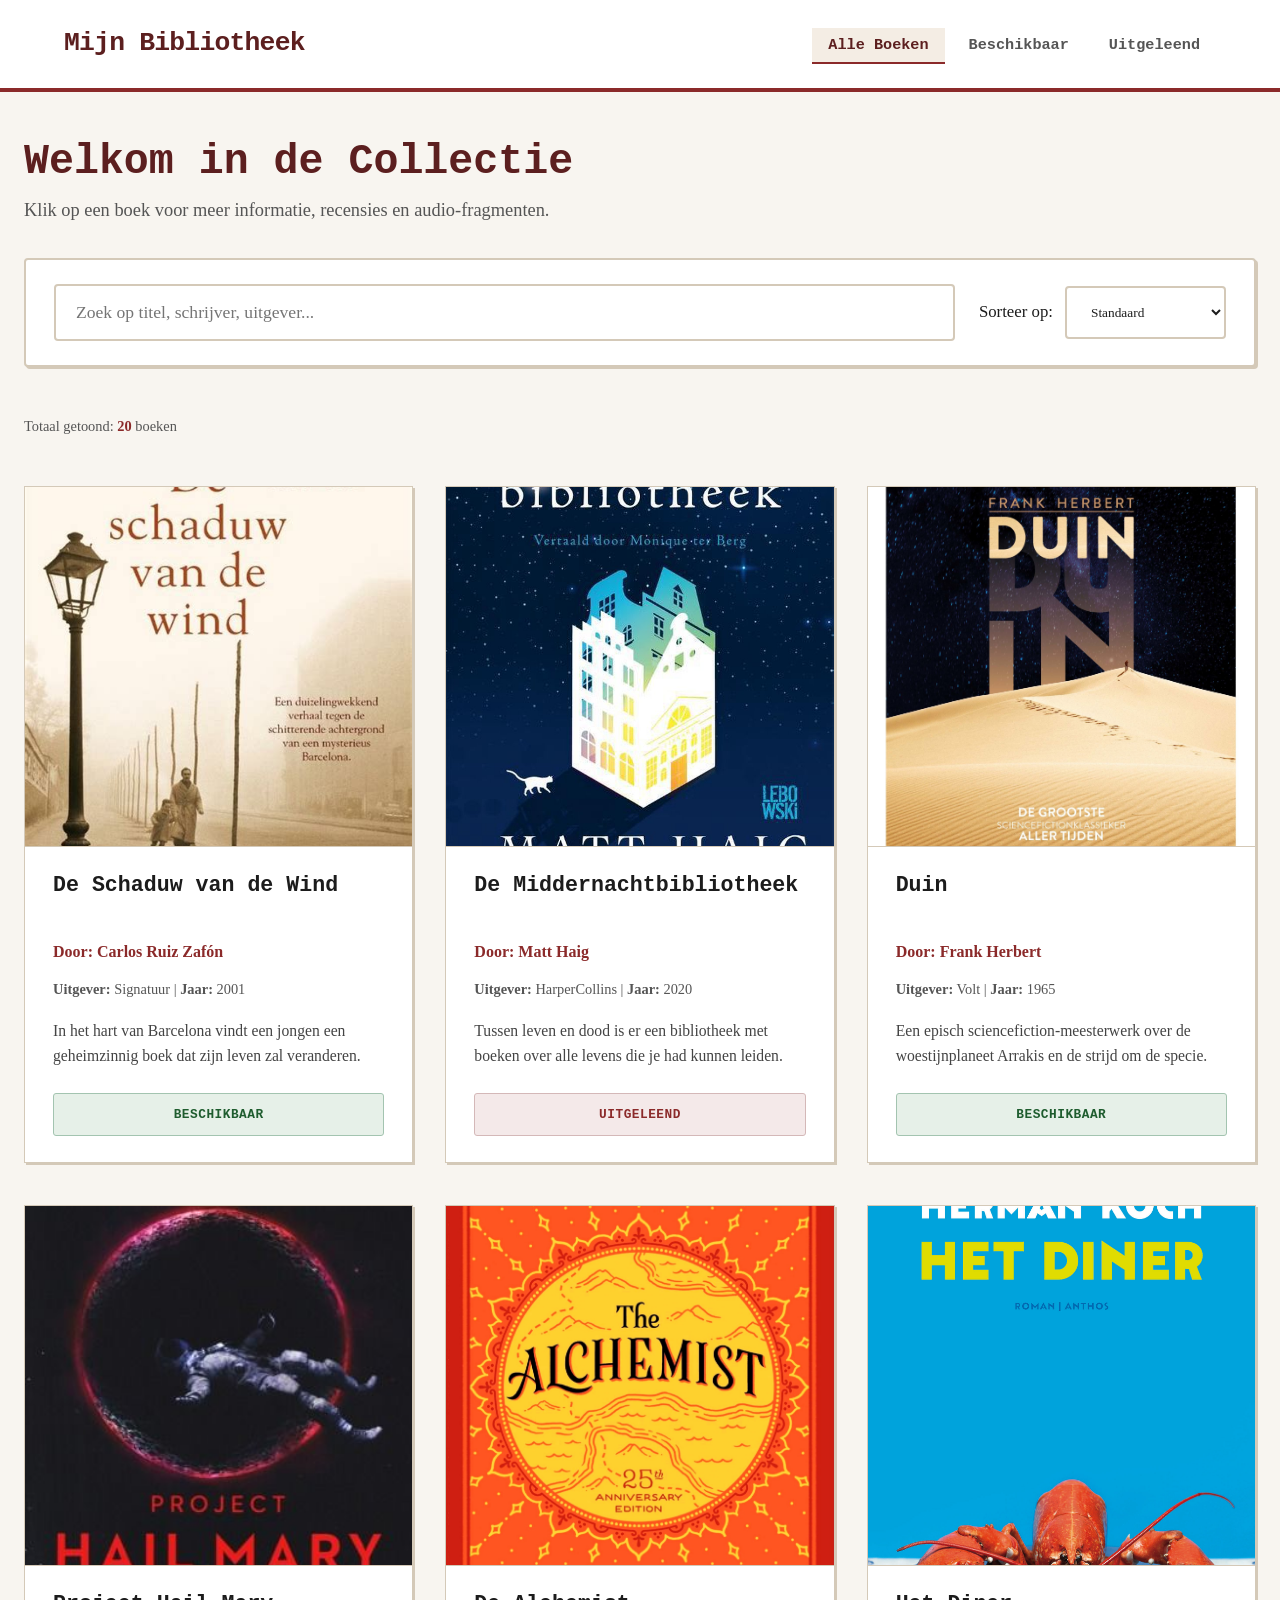
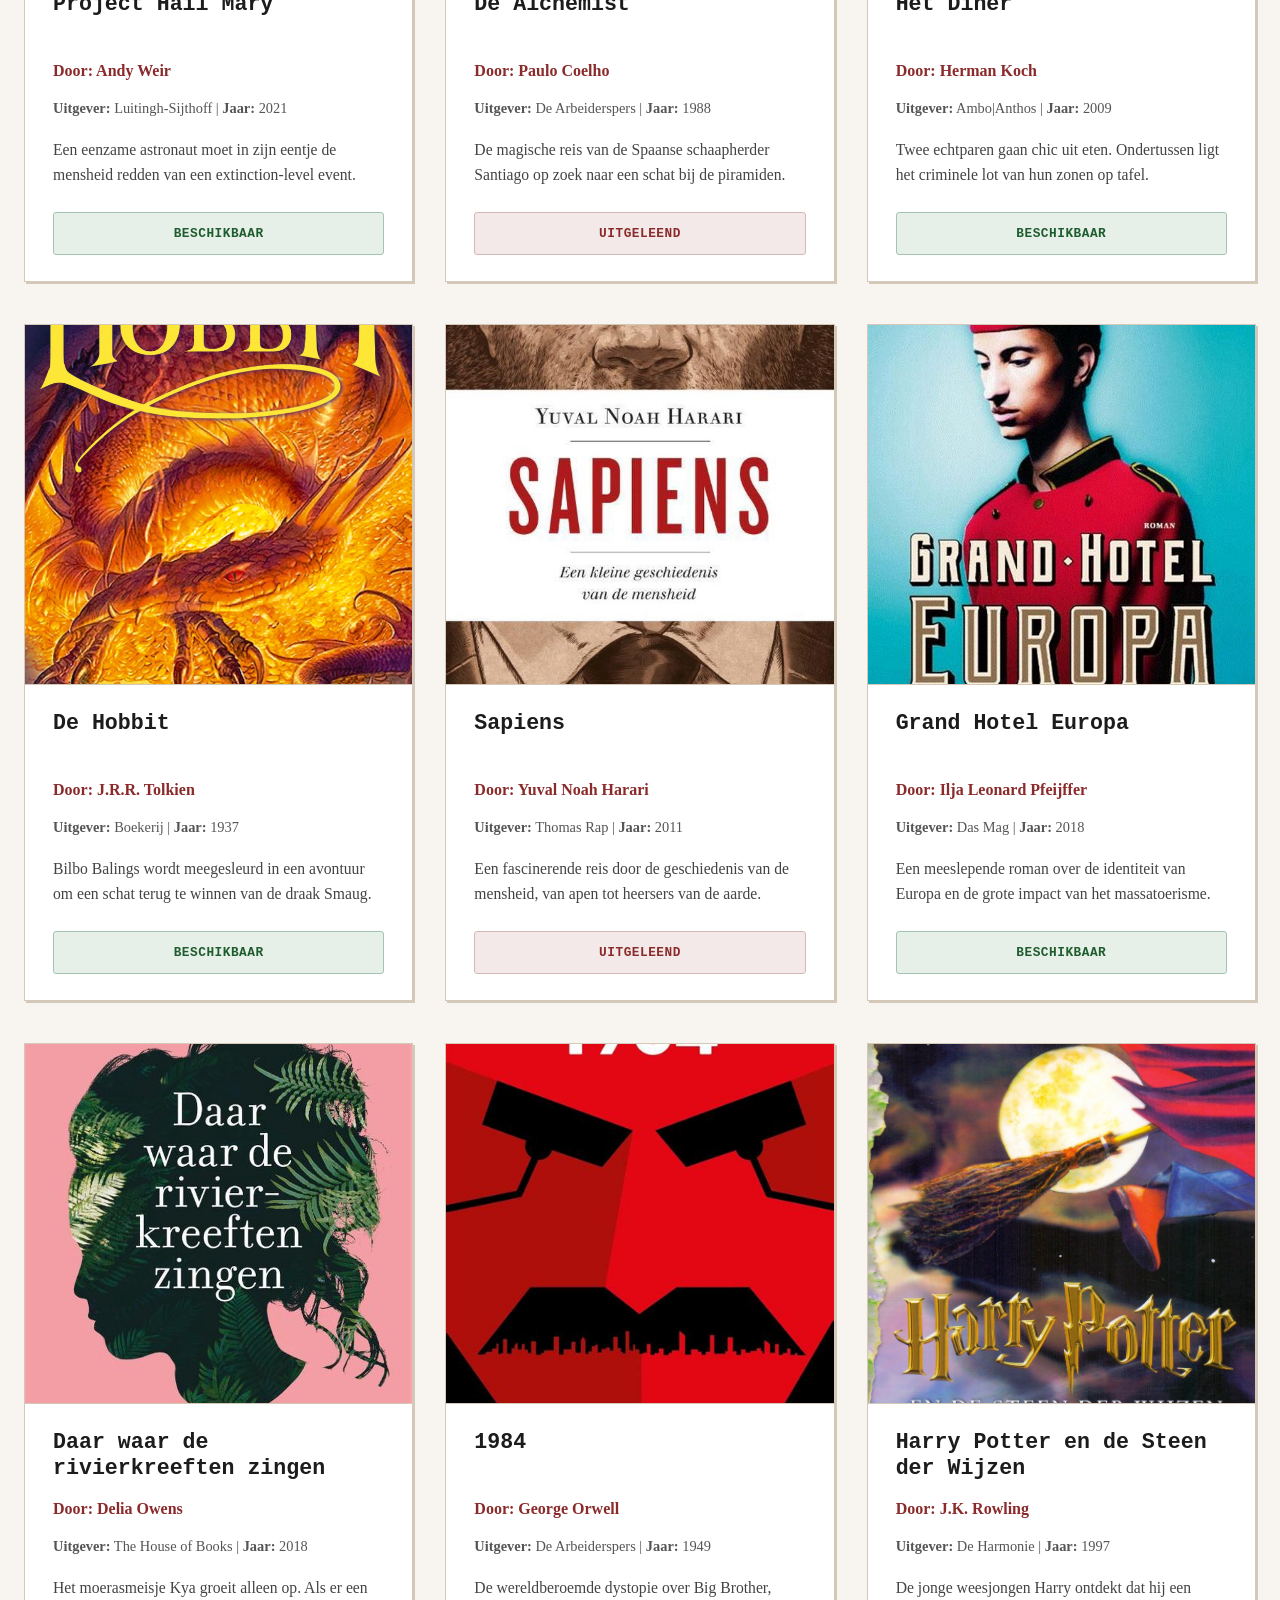
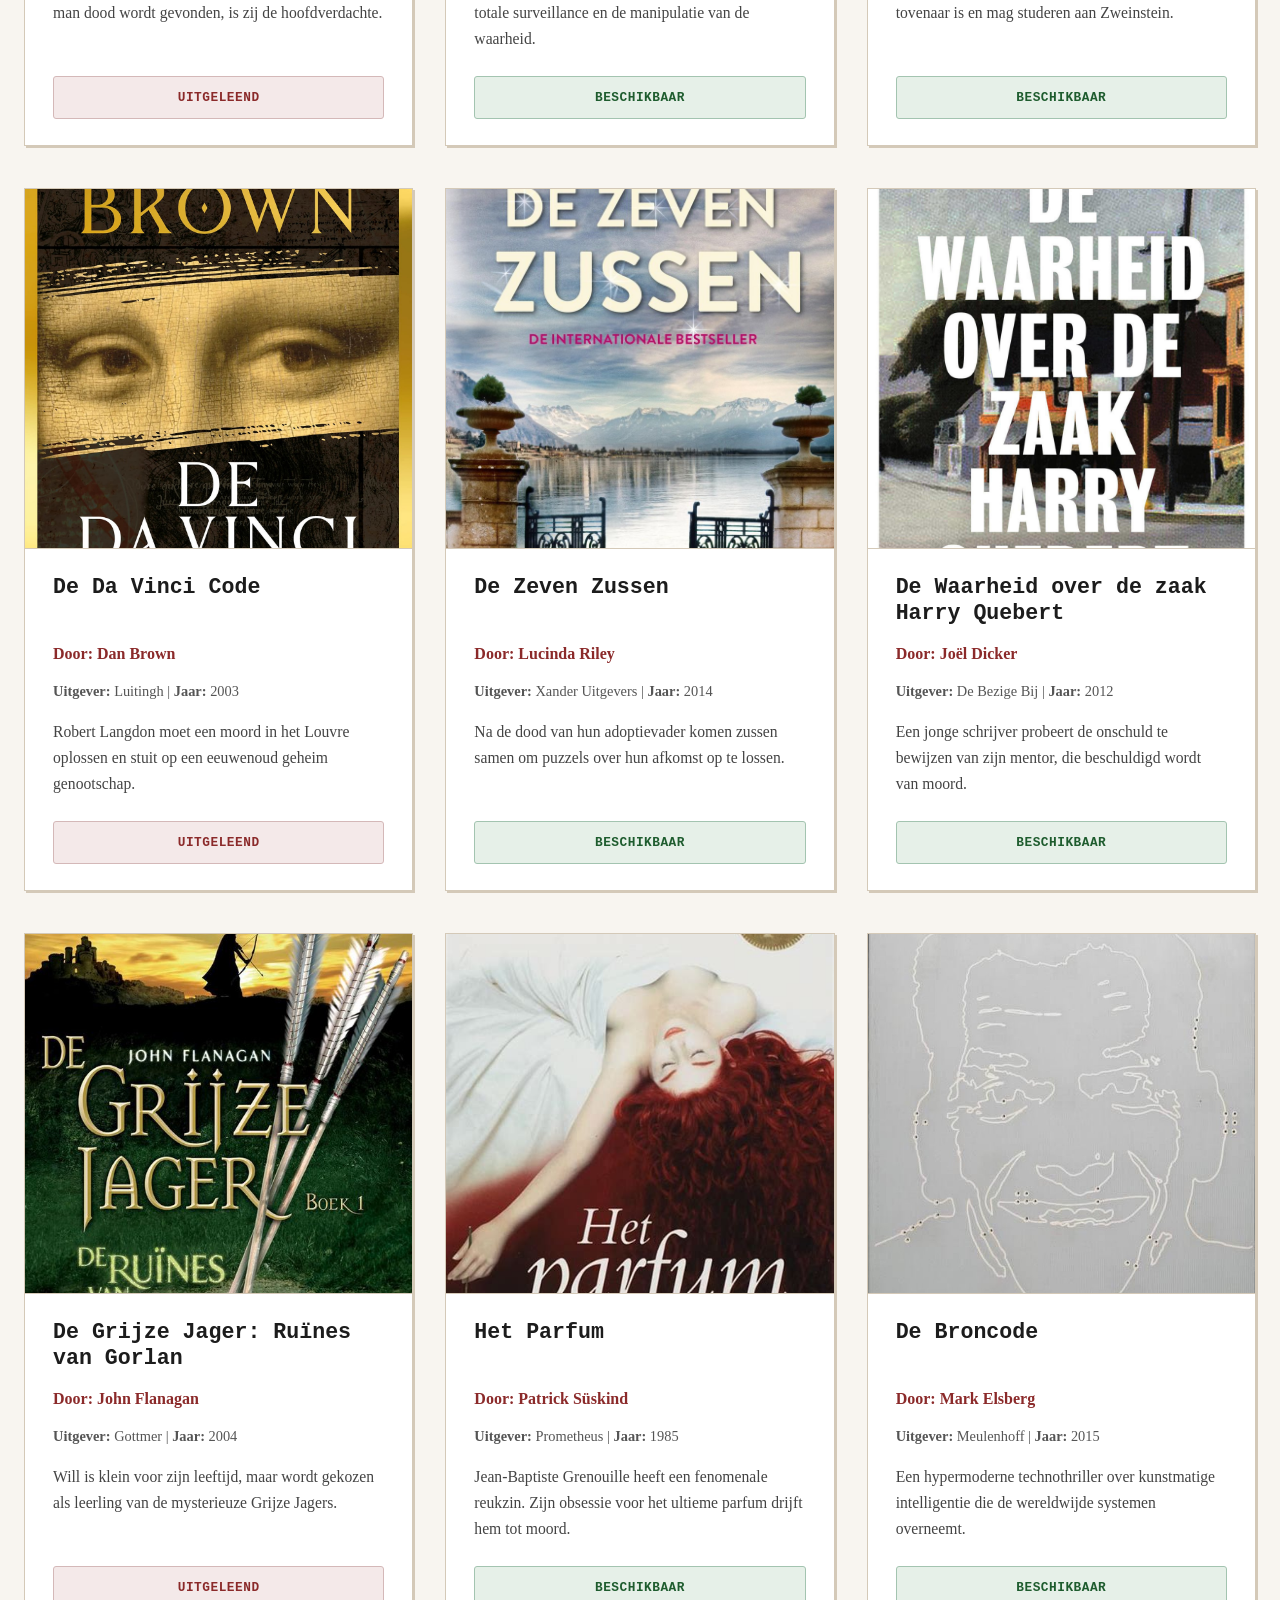
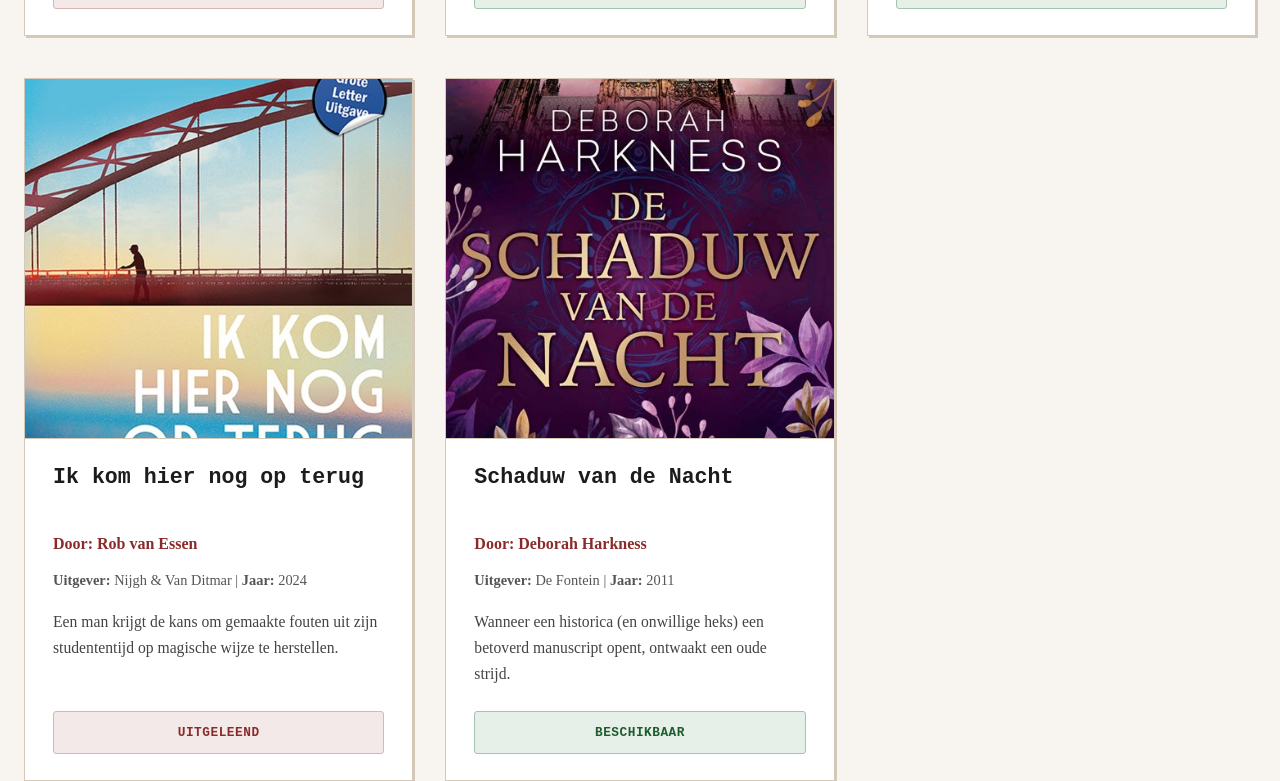
<file: index.html>
<!DOCTYPE html>
<html lang="nl">
<head>
    <meta charset="UTF-8">
    <meta name="viewport" content="width=device-width, initial-scale=1.0">
    <title>Mijn Digitale Bibliotheek</title>
    <link rel="preconnect" href="https://fonts.googleapis.com">
    <link rel="preconnect" href="https://fonts.gstatic.com" crossorigin>
    <link href="https://fonts.googleapis.com/css2?family=Plus+Jakarta+Sans:wght@300;400;500;600;700;800&display=swap" rel="stylesheet">
    <link rel="stylesheet" href="style.css">
</head>
<body>

    <header>
        <div class="logo-area">
            <h1>Mijn Bibliotheek</h1> </div>
        <nav>
            <ul>
                <li><a href="#" class="nav-link active" data-filter="all">Alle Boeken</a></li>
                <li><a href="#" class="nav-link" data-filter="beschikbaar">Beschikbaar</a></li>
                <li><a href="#" class="nav-link" data-filter="uitgeleend">Uitgeleend</a></li>
            </ul>
        </nav>
    </header>

    <section class="dashboard">
        <div class="hero-text">
            <h2>Welkom in de Collectie</h2>
            <p>Klik op een boek voor meer informatie, recensies en audio-fragmenten.</p>
        </div>
        
        <div class="controls-panel">
            <div class="search-box">
                <input type="text" id="searchBar" placeholder="Zoek op titel, schrijver, uitgever...">
            </div>
            <div class="sort-box">
                <label for="sortSelect">Sorteer op:</label>
                <select id="sortSelect">
                    <option value="default">Standaard</option>
                    <option value="titel-az">Titel (A-Z)</option>
                    <option value="titel-za">Titel (Z-A)</option>
                    <option value="jaar-nieuw">Jaar (Nieuw-Oud)</option>
                </select>
            </div>
        </div>
        <div class="stats-counter">Totaal getoond: <span id="visible-count">20</span> boeken</div>
    </section>

    <main class="bibliotheek-container" id="bookGrid">

        <a href="detail.html?id=1" class="boek" data-status="beschikbaar" data-title="De Schaduw van de Wind" data-year="2001">
            <div class="cover-wrapper">
                <img src="images/de-schaduw-van-de-wind.jpg" alt="De Schaduw van de Wind">
            </div>
            <div class="boek-info">
                <h2>De Schaduw van de Wind</h2>
                <p class="schrijver">Door: Carlos Ruiz Zafón</p>
                <p class="meta-data"><strong>Uitgever:</strong> Signatuur | <strong>Jaar:</strong> 2001</p>
                <p class="beschrijving">In het hart van Barcelona vindt een jongen een geheimzinnig boek dat zijn leven zal veranderen.</p>
                <div class="status-container"><span class="status-badge beschikbaar">Beschikbaar</span></div>
            </div>
        </a>

        <a href="detail.html?id=2" class="boek" data-status="uitgeleend" data-title="De Middernachtbibliotheek" data-year="2020">
            <div class="cover-wrapper">
                <img src="images/de-middernachtbibliotheek.jpg" alt="De Middernachtbibliotheek">
            </div>
            <div class="boek-info">
                <h2>De Middernachtbibliotheek</h2>
                <p class="schrijver">Door: Matt Haig</p>
                <p class="meta-data"><strong>Uitgever:</strong> HarperCollins | <strong>Jaar:</strong> 2020</p>
                <p class="beschrijving">Tussen leven en dood is er een bibliotheek met boeken over alle levens die je had kunnen leiden.</p>
                <div class="status-container"><span class="status-badge uitgeleend">Uitgeleend</span></div>
            </div>
        </a>

        <a href="detail.html?id=3" class="boek" data-status="beschikbaar" data-title="Duin" data-year="1965">
            <div class="cover-wrapper">
                <img src="images/duin.jpg" alt="Duin">
            </div>
            <div class="boek-info">
                <h2>Duin</h2>
                <p class="schrijver">Door: Frank Herbert</p>
                <p class="meta-data"><strong>Uitgever:</strong> Volt | <strong>Jaar:</strong> 1965</p>
                <p class="beschrijving">Een episch sciencefiction-meesterwerk over de woestijnplaneet Arrakis en de strijd om de specie.</p>
                <div class="status-container"><span class="status-badge beschikbaar">Beschikbaar</span></div>
            </div>
        </a>

        <a href="detail.html?id=4" class="boek" data-status="beschikbaar" data-title="Project Hail Mary" data-year="2021">
            <div class="cover-wrapper">
                <img src="images/project-hail-mary.jpg" alt="Project Hail Mary">
            </div>
            <div class="boek-info">
                <h2>Project Hail Mary</h2>
                <p class="schrijver">Door: Andy Weir</p>
                <p class="meta-data"><strong>Uitgever:</strong> Luitingh-Sijthoff | <strong>Jaar:</strong> 2021</p>
                <p class="beschrijving">Een eenzame astronaut moet in zijn eentje de mensheid redden van een extinction-level event.</p>
                <div class="status-container"><span class="status-badge beschikbaar">Beschikbaar</span></div>
            </div>
        </a>

        <a href="detail.html?id=5" class="boek" data-status="uitgeleend" data-title="De Alchemist" data-year="1988">
            <div class="cover-wrapper">
                <img src="images/de-alchemist.jpg" alt="De Alchemist">
            </div>
            <div class="boek-info">
                <h2>De Alchemist</h2>
                <p class="schrijver">Door: Paulo Coelho</p>
                <p class="meta-data"><strong>Uitgever:</strong> De Arbeiderspers | <strong>Jaar:</strong> 1988</p>
                <p class="beschrijving">De magische reis van de Spaanse schaapherder Santiago op zoek naar een schat bij de piramiden.</p>
                <div class="status-container"><span class="status-badge uitgeleend">Uitgeleend</span></div>
            </div>
        </a>

        <a href="detail.html?id=6" class="boek" data-status="beschikbaar" data-title="Het Diner" data-year="2009">
            <div class="cover-wrapper">
                <img src="images/het-diner.jpg" alt="Het Diner">
            </div>
            <div class="boek-info">
                <h2>Het Diner</h2>
                <p class="schrijver">Door: Herman Koch</p>
                <p class="meta-data"><strong>Uitgever:</strong> Ambo|Anthos | <strong>Jaar:</strong> 2009</p>
                <p class="beschrijving">Twee echtparen gaan chic uit eten. Ondertussen ligt het criminele lot van hun zonen op tafel.</p>
                <div class="status-container"><span class="status-badge beschikbaar">Beschikbaar</span></div>
            </div>
        </a>

        <a href="detail.html?id=7" class="boek" data-status="beschikbaar" data-title="De Hobbit" data-year="1937">
            <div class="cover-wrapper">
                <img src="images/de-hobbit.jpg" alt="De Hobbit">
            </div>
            <div class="boek-info">
                <h2>De Hobbit</h2>
                <p class="schrijver">Door: J.R.R. Tolkien</p>
                <p class="meta-data"><strong>Uitgever:</strong> Boekerij | <strong>Jaar:</strong> 1937</p>
                <p class="beschrijving">Bilbo Balings wordt meegesleurd in een avontuur om een schat terug te winnen van de draak Smaug.</p>
                <div class="status-container"><span class="status-badge beschikbaar">Beschikbaar</span></div>
            </div>
        </a>

        <a href="detail.html?id=8" class="boek" data-status="uitgeleend" data-title="Sapiens" data-year="2011">
            <div class="cover-wrapper">
                <img src="images/sapiens.jpg" alt="Sapiens">
            </div>
            <div class="boek-info">
                <h2>Sapiens</h2>
                <p class="schrijver">Door: Yuval Noah Harari</p>
                <p class="meta-data"><strong>Uitgever:</strong> Thomas Rap | <strong>Jaar:</strong> 2011</p>
                <p class="beschrijving">Een fascinerende reis door de geschiedenis van de mensheid, van apen tot heersers van de aarde.</p>
                <div class="status-container"><span class="status-badge uitgeleend">Uitgeleend</span></div>
            </div>
        </a>

        <a href="detail.html?id=9" class="boek" data-status="beschikbaar" data-title="Grand Hotel Europa" data-year="2018">
            <div class="cover-wrapper">
                <img src="images/grand-hotel-europa.jpg" alt="Grand Hotel Europa">
            </div>
            <div class="boek-info">
                <h2>Grand Hotel Europa</h2>
                <p class="schrijver">Door: Ilja Leonard Pfeijffer</p>
                <p class="meta-data"><strong>Uitgever:</strong> Das Mag | <strong>Jaar:</strong> 2018</p>
                <p class="beschrijving">Een meeslepende roman over de identiteit van Europa en de grote impact van het massatoerisme.</p>
                <div class="status-container"><span class="status-badge beschikbaar">Beschikbaar</span></div>
            </div>
        </a>

        <a href="detail.html?id=10" class="boek" data-status="uitgeleend" data-title="Daar waar de rivierkreeften zingen" data-year="2018">
            <div class="cover-wrapper">
                <img src="images/daar-waar-de-rivierkreeften-zingen.jpg" alt="Daar waar de rivierkreeften zingen">
            </div>
            <div class="boek-info">
                <h2>Daar waar de rivierkreeften zingen</h2>
                <p class="schrijver">Door: Delia Owens</p>
                <p class="meta-data"><strong>Uitgever:</strong> The House of Books | <strong>Jaar:</strong> 2018</p>
                <p class="beschrijving">Het moerasmeisje Kya groeit alleen op. Als er een man dood wordt gevonden, is zij de hoofdverdachte.</p>
                <div class="status-container"><span class="status-badge uitgeleend">Uitgeleend</span></div>
            </div>
        </a>

        <a href="detail.html?id=11" class="boek" data-status="beschikbaar" data-title="1984" data-year="1949">
            <div class="cover-wrapper">
                <img src="images/1984.jpg" alt="1984">
            </div>
            <div class="boek-info">
                <h2>1984</h2>
                <p class="schrijver">Door: George Orwell</p>
                <p class="meta-data"><strong>Uitgever:</strong> De Arbeiderspers | <strong>Jaar:</strong> 1949</p>
                <p class="beschrijving">De wereldberoemde dystopie over Big Brother, totale surveillance en de manipulatie van de waarheid.</p>
                <div class="status-container"><span class="status-badge beschikbaar">Beschikbaar</span></div>
            </div>
        </a>

        <a href="detail.html?id=12" class="boek" data-status="beschikbaar" data-title="Harry Potter en de Steen der Wijzen" data-year="1997">
            <div class="cover-wrapper">
                <img src="images/harry-potter-steen-der-wijzen.jpg" alt="Harry Potter">
            </div>
            <div class="boek-info">
                <h2>Harry Potter en de Steen der Wijzen</h2>
                <p class="schrijver">Door: J.K. Rowling</p>
                <p class="meta-data"><strong>Uitgever:</strong> De Harmonie | <strong>Jaar:</strong> 1997</p>
                <p class="beschrijving">De jonge weesjongen Harry ontdekt dat hij een tovenaar is en mag studeren aan Zweinstein.</p>
                <div class="status-container"><span class="status-badge beschikbaar">Beschikbaar</span></div>
            </div>
        </a>

        <a href="detail.html?id=13" class="boek" data-status="uitgeleend" data-title="De Da Vinci Code" data-year="2003">
            <div class="cover-wrapper">
                <img src="images/de-da-vinci-code.jpg" alt="De Da Vinci Code">
            </div>
            <div class="boek-info">
                <h2>De Da Vinci Code</h2>
                <p class="schrijver">Door: Dan Brown</p>
                <p class="meta-data"><strong>Uitgever:</strong> Luitingh | <strong>Jaar:</strong> 2003</p>
                <p class="beschrijving">Robert Langdon moet een moord in het Louvre oplossen en stuit op een eeuwenoud geheim genootschap.</p>
                <div class="status-container"><span class="status-badge uitgeleend">Uitgeleend</span></div>
            </div>
        </a>

        <a href="detail.html?id=14" class="boek" data-status="beschikbaar" data-title="De Zeven Zussen" data-year="2014">
            <div class="cover-wrapper">
                <img src="images/de-zeven-zussen.jpg" alt="De Zeven Zussen">
            </div>
            <div class="boek-info">
                <h2>De Zeven Zussen</h2>
                <p class="schrijver">Door: Lucinda Riley</p>
                <p class="meta-data"><strong>Uitgever:</strong> Xander Uitgevers | <strong>Jaar:</strong> 2014</p>
                <p class="beschrijving">Na de dood van hun adoptievader komen zussen samen om puzzels over hun afkomst op te lossen.</p>
                <div class="status-container"><span class="status-badge beschikbaar">Beschikbaar</span></div>
            </div>
        </a>

        <a href="detail.html?id=15" class="boek" data-status="beschikbaar" data-title="De Waarheid over de zaak Harry Quebert" data-year="2012">
            <div class="cover-wrapper">
                <img src="images/de-waarheid-over-de-zaak-harry-quebert.jpg" alt="Harry Quebert">
            </div>
            <div class="boek-info">
                <h2>De Waarheid over de zaak Harry Quebert</h2>
                <p class="schrijver">Door: Joël Dicker</p>
                <p class="meta-data"><strong>Uitgever:</strong> De Bezige Bij | <strong>Jaar:</strong> 2012</p>
                <p class="beschrijving">Een jonge schrijver probeert de onschuld te bewijzen van zijn mentor, die beschuldigd wordt van moord.</p>
                <div class="status-container"><span class="status-badge beschikbaar">Beschikbaar</span></div>
            </div>
        </a>

        <a href="detail.html?id=16" class="boek" data-status="uitgeleend" data-title="De Grijze Jager" data-year="2004">
            <div class="cover-wrapper">
                <img src="images/de-grijze-jager.jpg" alt="De Grijze Jager">
            </div>
            <div class="boek-info">
                <h2>De Grijze Jager: Ruïnes van Gorlan</h2>
                <p class="schrijver">Door: John Flanagan</p>
                <p class="meta-data"><strong>Uitgever:</strong> Gottmer | <strong>Jaar:</strong> 2004</p>
                <p class="beschrijving">Will is klein voor zijn leeftijd, maar wordt gekozen als leerling van de mysterieuze Grijze Jagers.</p>
                <div class="status-container"><span class="status-badge uitgeleend">Uitgeleend</span></div>
            </div>
        </a>

        <a href="detail.html?id=17" class="boek" data-status="beschikbaar" data-title="Het Parfum" data-year="1985">
            <div class="cover-wrapper">
                <img src="images/het-parfum.jpg" alt="Het Parfum">
            </div>
            <div class="boek-info">
                <h2>Het Parfum</h2>
                <p class="schrijver">Door: Patrick Süskind</p>
                <p class="meta-data"><strong>Uitgever:</strong> Prometheus | <strong>Jaar:</strong> 1985</p>
                <p class="beschrijving">Jean-Baptiste Grenouille heeft een fenomenale reukzin. Zijn obsessie voor het ultieme parfum drijft hem tot moord.</p>
                <div class="status-container"><span class="status-badge beschikbaar">Beschikbaar</span></div>
            </div>
        </a>

        <a href="detail.html?id=18" class="boek" data-status="beschikbaar" data-title="De Broncode" data-year="2015">
            <div class="cover-wrapper">
                <img src="images/de-broncode.jpg" alt="De Broncode">
            </div>
            <div class="boek-info">
                <h2>De Broncode</h2>
                <p class="schrijver">Door: Mark Elsberg</p>
                <p class="meta-data"><strong>Uitgever:</strong> Meulenhoff | <strong>Jaar:</strong> 2015</p>
                <p class="beschrijving">Een hypermoderne technothriller over kunstmatige intelligentie die de wereldwijde systemen overneemt.</p>
                <div class="status-container"><span class="status-badge beschikbaar">Beschikbaar</span></div>
            </div>
        </a>

        <a href="detail.html?id=19" class="boek" data-status="uitgeleend" data-title="Ik kom hier nog op terug" data-year="2024">
            <div class="cover-wrapper">
                <img src="images/ik-kom-hier-nog-op-terug.jpg" alt="Ik kom hier nog op terug">
            </div>
            <div class="boek-info">
                <h2>Ik kom hier nog op terug</h2>
                <p class="schrijver">Door: Rob van Essen</p>
                <p class="meta-data"><strong>Uitgever:</strong> Nijgh & Van Ditmar | <strong>Jaar:</strong> 2024</p>
                <p class="beschrijving">Een man krijgt de kans om gemaakte fouten uit zijn studententijd op magische wijze te herstellen.</p>
                <div class="status-container"><span class="status-badge uitgeleend">Uitgeleend</span></div>
            </div>
        </a>

        <a href="detail.html?id=20" class="boek" data-status="beschikbaar" data-title="Schaduw van de Nacht" data-year="2011">
            <div class="cover-wrapper">
                <img src="images/schaduw-van-de-nacht.jpg" alt="Schaduw van de Nacht">
            </div>
            <div class="boek-info">
                <h2>Schaduw van de Nacht</h2>
                <p class="schrijver">Door: Deborah Harkness</p>
                <p class="meta-data"><strong>Uitgever:</strong> De Fontein | <strong>Jaar:</strong> 2011</p>
                <p class="beschrijving">Wanneer een historica (en onwillige heks) een betoverd manuscript opent, ontwaakt een oude strijd.</p>
                <div class="status-container"><span class="status-badge beschikbaar">Beschikbaar</span></div>
            </div>
        </a>

    </main>

    <script src="script.js"></script>
</body>
</html>
</file>
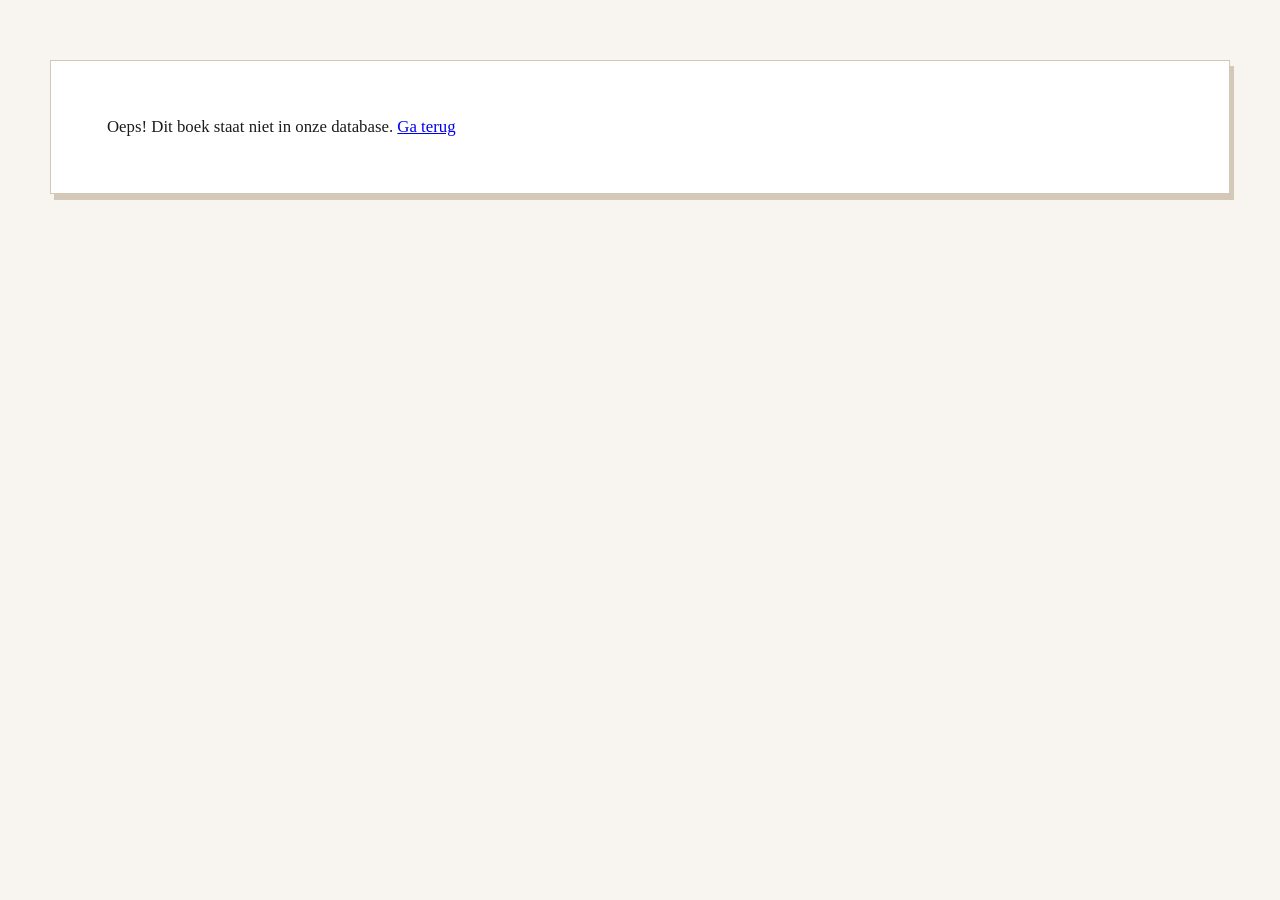
<file: detail.html>
<!DOCTYPE html>
<html lang="nl">
<head>
    <meta charset="UTF-8">
    <meta name="viewport" content="width=device-width, initial-scale=1.0">
    <title>Boek Details</title>
    <link rel="preconnect" href="https://fonts.googleapis.com">
    <link rel="preconnect" href="https://fonts.gstatic.com" crossorigin>
    <link href="https://fonts.googleapis.com/css2?family=Plus+Jakarta+Sans:wght@300;400;500;600;700;800&display=swap" rel="stylesheet">
    <link rel="stylesheet" href="style.css">
</head>
<body class="detail-page-body">

    <div class="detail-container">
        <a href="index.html" class="back-btn">⬅ Terug naar Overzicht</a>

        <div class="detail-layout">
            <div class="detail-cover">
                <img id="book-cover" src="" alt="Boek Cover">
            </div>

            <div class="detail-info">
                <h1 id="book-title">Laden...</h1>
                <p id="book-author" class="detail-author"></p>
                
                <div class="detail-meta">
                    <p><strong>Uitgever:</strong> <span id="book-publisher"></span></p>
                    <p><strong>Jaar van uitgave:</strong> <span id="book-year"></span></p>
                    <p><strong>Status:</strong> <span id="book-status" class="status-badge"></span></p>
                </div>

                <div class="detail-section">
                    <h3>📖 Uitgebreide Beschrijving</h3>
                    <p id="book-description"></p>
                </div>

                <div class="detail-section" id="audio-section" style="display:none;">
                    <h3>🎵 Luister naar een Fragment</h3>
                    <audio id="book-audio" controls>
                        Your browser does not support the audio element.
                    </audio>
                </div>

                <div class="detail-section">
                    <h3>⭐ Recensies van Lezers</h3>
                    <div id="reviews-container" class="reviews-list">
                        </div>
                </div>
            </div>
        </div>
    </div>

    <script src="detail.js"></script>
</body>
</html>

<!-- ik kan dit aanpassen -->
</file>
<file: style.css>
/* =============================================
   style.css — bibliotheek
   Iterated redesign (2023–2026)
   Layer 1 (2023): Basis + functionaliteit
   Layer 2 (2024): Typografie + leesbaarheid
   Layer 3 (2025–2026): Karakter, dichtheid & imperfectie
   ============================================= */

/* ROOT VARIABELEN — evolved to warmer, editorial palette */
:root {
    --bg-paper: #f8f5f0;
    --bg-card: #ffffff;
    --text-primary: #1c1c1c;
    --text-muted: #555555;
    --accent: #8b2a2a;           /* Diepe bibliotheek-rood / stempelkleur */
    --accent-dark: #5c1f1f;
    --border: #d4c9b8;
    --shadow-light: 2px 2px 0 #d4c9b8;
}

/* RESET — Layer 1 */
* {
    margin: 0;
    padding: 0;
    box-sizing: border-box;
}

body {
    font-family: 'Georgia', 'Times New Roman', serif;
    background-color: var(--bg-paper);
    color: var(--text-primary);
    line-height: 1.65;
    font-size: 1.05rem;
}

/* KOPPELINGSTYLING */
a.boek {
    text-decoration: none;
    color: inherit;
}

/* =============================================
   NAVIGATIE — Layer 3: praktisch en stevig
   ============================================= */
header {
    background: var(--bg-card);
    border-bottom: 4px solid var(--accent);
    padding: 22px 5%;
    position: sticky;
    top: 0;
    z-index: 1000;
    display: flex;
    justify-content: space-between;
    align-items: center;
}

header h1 {
    font-family: 'Courier New', monospace;
    font-size: 1.65rem;
    font-weight: 700;
    letter-spacing: -0.03em;
    color: var(--accent-dark);
    margin: 0;
}

nav ul {
    display: flex;
    list-style: none;
    gap: 8px;
    flex-wrap: wrap;
}

nav a {
    color: var(--text-muted);
    text-decoration: none;
    font-family: 'Courier New', monospace;
    font-weight: 600;
    font-size: 0.95rem;
    padding: 8px 16px;
    transition: all 0.2s ease;
    border-bottom: 2px solid transparent;
}

nav a:hover,
nav a.active {
    color: var(--accent-dark);
    border-color: var(--accent);
    background: #f4ede4;
}

/* =============================================
   DASHBOARD & OVERZICHT — Layer 2 + 3
   ============================================= */
.dashboard {
    max-width: 1420px;
    margin: 48px auto;
    padding: 0 24px;
}

.hero-text h2 {
    font-family: 'Courier New', monospace;
    font-size: 2.6rem;
    font-weight: 700;
    line-height: 1.05;
    margin-bottom: 12px;
    color: var(--accent-dark);
}

.hero-text p {
    color: var(--text-muted);
    font-size: 1.15rem;
    max-width: 65ch;
    margin-bottom: 32px;
}

.controls-panel {
    background-color: var(--bg-card);
    padding: 24px 28px;
    border: 2px solid var(--border);
    border-radius: 4px; /* minder trendy, meer echt */
    display: flex;
    gap: 24px;
    flex-wrap: wrap;
    margin-bottom: 48px;
    box-shadow: var(--shadow-light);
}

.search-box {
    flex: 2;
    min-width: 300px;
}

.search-box input {
    width: 100%;
    padding: 16px 20px;
    font-size: 1.1rem;
    border: 2px solid var(--border);
    background-color: white;
    color: var(--text-primary);
    font-family: inherit;
    border-radius: 4px;
}

.search-box input:focus {
    border-color: var(--accent);
    outline: none;
}

.sort-box {
    display: flex;
    align-items: center;
    gap: 12px;
    flex-wrap: wrap;
}

.sort-box select {
    padding: 16px 20px;
    border: 2px solid var(--border);
    background: white;
    color: var(--text-primary);
    font-family: inherit;
    border-radius: 4px;
    cursor: pointer;
}

.stats-counter {
    margin-top: 12px;
    font-size: 0.9rem;
    color: var(--text-muted);
}

.stats-counter span {
    color: var(--accent);
    font-weight: 700;
}

/* GRID — Layer 1 + 3 (onregelmatige ritmes) */
.bibliotheek-container {
    display: grid;
    grid-template-columns: repeat(auto-fill, minmax(300px, 1fr));
    gap: 42px 32px;
    max-width: 1420px;
    margin: 0 auto;
    padding: 0 24px;
}

/* BOEK KAART — evolved design (meer boek, minder app) */
.boek {
    background-color: var(--bg-card);
    border: 1px solid var(--border);
    display: flex;
    flex-direction: column;
    overflow: hidden;
    box-shadow: var(--shadow-light);
    transition: transform 0.25s ease, box-shadow 0.25s ease;
}

.boek:hover {
    transform: translateY(-4px);
    box-shadow: 6px 8px 0 var(--border);
}

.cover-wrapper {
    width: 100%;
    height: 360px;
    overflow: hidden;
    border-bottom: 1px solid var(--border);
}

.boek img {
    width: 100%;
    height: 100%;
    object-fit: cover;
    transition: transform 0.6s ease;
}

.boek:hover img {
    transform: scale(1.04);
}

.boek-info {
    padding: 26px 28px;
    display: flex;
    flex-direction: column;
    flex-grow: 1;
}

.boek-info h2 {
    font-family: 'Courier New', monospace;
    font-size: 1.35rem;
    line-height: 1.2;
    margin-bottom: 8px;
    color: var(--text-primary);
    min-height: 58px;
}

.schrijver {
    font-size: 1rem;
    color: var(--accent);
    font-weight: 600;
    margin-bottom: 12px;
}

.meta-data {
    font-size: 0.9rem;
    color: var(--text-muted);
    margin-bottom: 16px;
}

.beschrijving {
    font-size: 0.98rem;
    color: #444;
    margin-bottom: 24px;
    flex-grow: 1;
}

/* STATUS BADGES — meer stempelgevoel */
.status-badge {
    display: block;
    text-align: center;
    padding: 10px 16px;
    border-radius: 3px;
    font-weight: 700;
    font-size: 0.8rem;
    text-transform: uppercase;
    letter-spacing: 0.5px;
    font-family: 'Courier New', monospace;
}

.beschikbaar {
    color: #1e5c2e;
    background: #e6f0e8;
    border: 1px solid #a3c4b0;
}

.uitgeleend {
    color: #8b2a2a;
    background: #f4e9e9;
    border: 1px solid #d4b8b8;
}

/* =============================================
   DETAILPAGINA — Layer 3: editorial density
   ============================================= */
.detail-page-body {
    padding: 60px 24px;
    display: flex;
    justify-content: center;
    background: var(--bg-paper);
}

.detail-container {
    width: 100%;
    max-width: 1180px;
    background-color: var(--bg-card);
    padding: 52px 56px;
    border: 1px solid var(--border);
    box-shadow: 4px 6px 0 var(--border);
}

.back-btn {
    display: inline-block;
    color: var(--accent);
    font-family: 'Courier New', monospace;
    font-weight: 600;
    margin-bottom: 36px;
    text-decoration: none;
}

.back-btn:hover {
    text-decoration: underline;
    color: var(--accent-dark);
}

.detail-layout {
    display: flex;
    gap: 60px;
    flex-wrap: wrap;
}

.detail-cover {
    flex: 1;
    min-width: 320px;
    max-width: 420px;
}

.detail-cover img {
    width: 100%;
    border: 1px solid var(--border);
    box-shadow: 6px 8px 0 var(--border);
}

.detail-info {
    flex: 2;
    min-width: 320px;
}

.detail-info h1 {
    font-family: 'Courier New', monospace;
    font-size: 2.8rem;
    line-height: 1.05;
    margin-bottom: 12px;
    color: var(--accent-dark);
}

.detail-author {
    font-size: 1.35rem;
    color: var(--accent);
    margin-bottom: 32px;
}

.detail-meta {
    background-color: #f4ede4;
    padding: 24px;
    border: 1px solid var(--border);
    margin-bottom: 40px;
    display: flex;
    gap: 40px;
    flex-wrap: wrap;
}

.detail-meta p {
    font-size: 1rem;
    color: var(--text-muted);
}

.detail-section {
    margin-bottom: 48px;
    border-bottom: 1px solid var(--border);
    padding-bottom: 36px;
}

.detail-section h3 {
    font-family: 'Courier New', monospace;
    font-size: 1.25rem;
    margin-bottom: 16px;
    color: var(--accent-dark);
}

.detail-section p {
    color: #333;
    font-size: 1.05rem;
    line-height: 1.75;
}

/* Audio & Reviews */
audio {
    width: 100%;
    max-width: 520px;
    margin: 16px 0;
}

.reviews-list {
    display: flex;
    flex-direction: column;
    gap: 24px;
    margin-top: 20px;
}

.review-item {
    background-color: #f8f5f0;
    padding: 24px;
    border-left: 5px solid var(--accent);
    font-style: italic;
    color: #444;
}

/* RESPONSIVE — practical, niet te clean */
@media (max-width: 768px) {
    header {
        padding: 18px 5%;
        flex-direction: column;
        gap: 16px;
    }
    
    .bibliotheek-container {
        gap: 36px 24px;
        padding: 0 16px;
    }
    
    .detail-layout {
        flex-direction: column;
        gap: 40px;
    }
    
    .detail-container {
        padding: 32px 24px;
    }
    
    .controls-panel {
        padding: 20px;
    }
}
</file>
